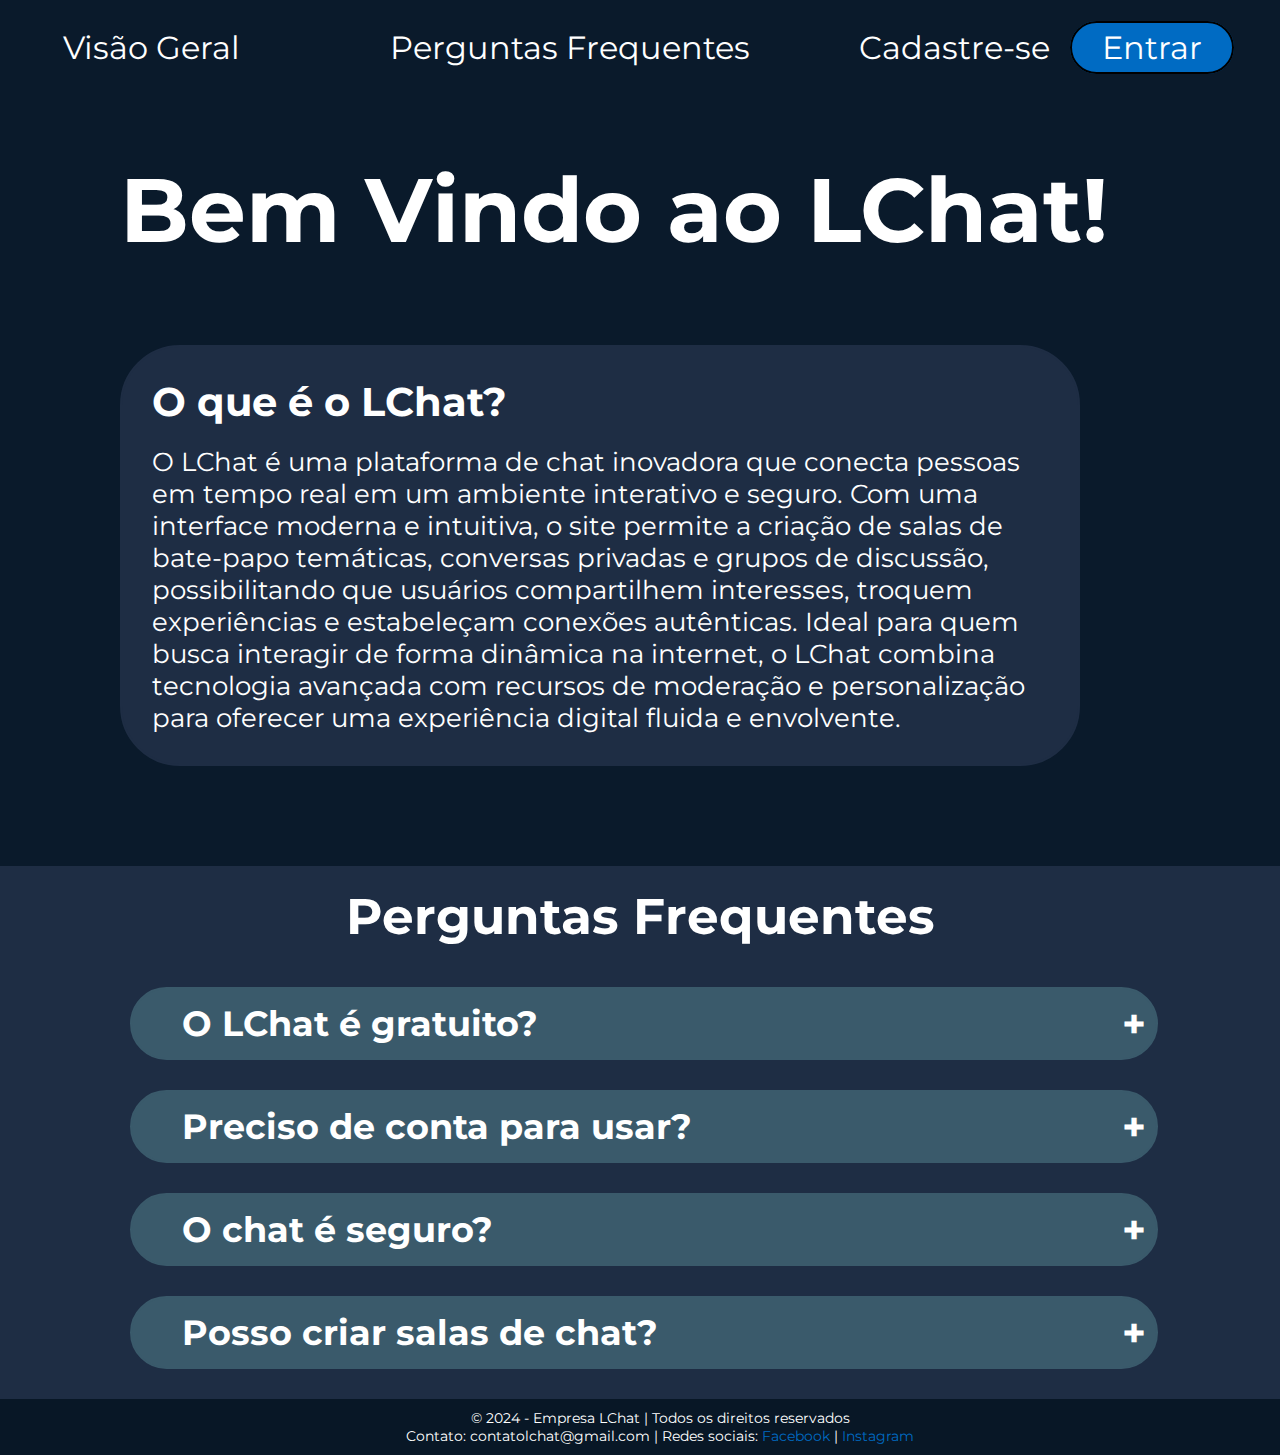
<file: templates/index.html>
<!DOCTYPE html>
<html lang="pt-br">
<head>
    <meta charset="UTF-8">
    <meta name="viewport" content="width=device-width, initial-scale=1.0">
    <title>Document</title>
    <link rel="stylesheet" href="/static/styles/estilo.css">
</head>
<body>
    
    <section id="tela1_visao">
        <div class="tela1">
            <nav>
                <div class="navegacao">
                    <div class="visao_topo">
                    <a href="#tela1_visao" class="visao">Visão Geral</a></li>
                    </div>

                    <div>
                    <a href="#tela2_perguntas">Perguntas Frequentes</a></li>
                    </div>
                </div>

                <div class="login">
                    <div>
                    <a href="/cadastro">Cadastre-se</a></li>
                    </div>

                    <div>
                    <a href="/login" class="btn_entrar">Entrar</a></li>
                    </div>
                </div>
            </nav>

            <div class="titulo">
                <h1>Bem Vindo ao LChat! </h1>
            </div>
            
            <div class="conteudo">
                <h2>O que é o LChat?</h2>

                <p>O LChat é uma plataforma de chat inovadora que conecta pessoas em tempo real em um ambiente interativo e seguro. 
                    Com uma interface moderna e intuitiva, o site permite a criação de salas de bate-papo temáticas, conversas privadas e 
                    grupos de discussão, possibilitando que usuários compartilhem interesses, troquem experiências e estabeleçam conexões 
                    autênticas. Ideal para quem busca interagir de forma dinâmica na internet, o LChat combina tecnologia avançada com recursos
                    de moderação e personalização para oferecer uma experiência digital fluida e envolvente.</p>
            </div>

        </div>
    </section>

    
    <section id="tela2_perguntas">
        <div class="tela2">
            <h1>Perguntas Frequentes</h1>

            <div class="faq-item">
                <input type="checkbox" id="faq1">
                <label for="faq1">O LChat é gratuito?</label>
                <div class="content">
                    <p>Sim, o LChat é totalmente gratuito e pode ser utilizado sem custos. Você pode aproveitar todas as funcionalidades do chat sem precisar pagar nenhuma taxa ou assinatura. Basta criar uma conta e começar a interagir com outras pessoas.
                    Preciso de conta para usar? </p>
                </div>
            </div>

            <div class="faq-item">
                <input type="checkbox" id="faq2">
                <label for="faq2">Preciso de conta para usar?</label>           
                <div class="content">
                    <p>Sim, é necessário criar uma conta para acessar todos os recursos do chat. O cadastro é simples e rápido, exigindo apenas algumas informações básicas. Ter uma conta permite personalizar sua experiência, salvar suas preferências e interagir de forma mais segura com a comunidade.
                    O chat é seguro? </p>
                </div>
            </div>

            <div class="faq-item">
                <input type="checkbox" id="faq3">
                <label for="faq3">O chat é seguro?</label>
                <div class="content">
                    <p>Sim, o LChat conta com moderação e ferramentas de segurança para proteger os usuários. A plataforma utiliza medidas como filtros de conteúdo, denúncias de comportamento inadequado e bloqueios para garantir um ambiente saudável e respeitoso para todos.</p>
                </div>
            </div>

            <div class="faq-item">
                <input type="checkbox" id="faq4">
                <label for="faq4">Posso criar salas de chat?</label>
                <div class="content">
                    <p>Sim, você pode criar suas próprias salas para conversar com amigos ou comunidades. As salas podem ser públicas, para que qualquer pessoa participe, ou privadas, acessíveis apenas para convidados. Isso permite que você tenha conversas organizadas e interativas conforme suas preferências.</p>
                </div>
            </div>
        </div>
    </section>
    <footer>
        <p>&copy; 2024 - Empresa LChat | Todos os direitos reservados</p>
        <p>Contato: contatolchat@gmail.com | Redes sociais: <a href="#">Facebook</a> | <a href="#">Instagram</a></p>
    </footer>
</body>
</html>
</file>
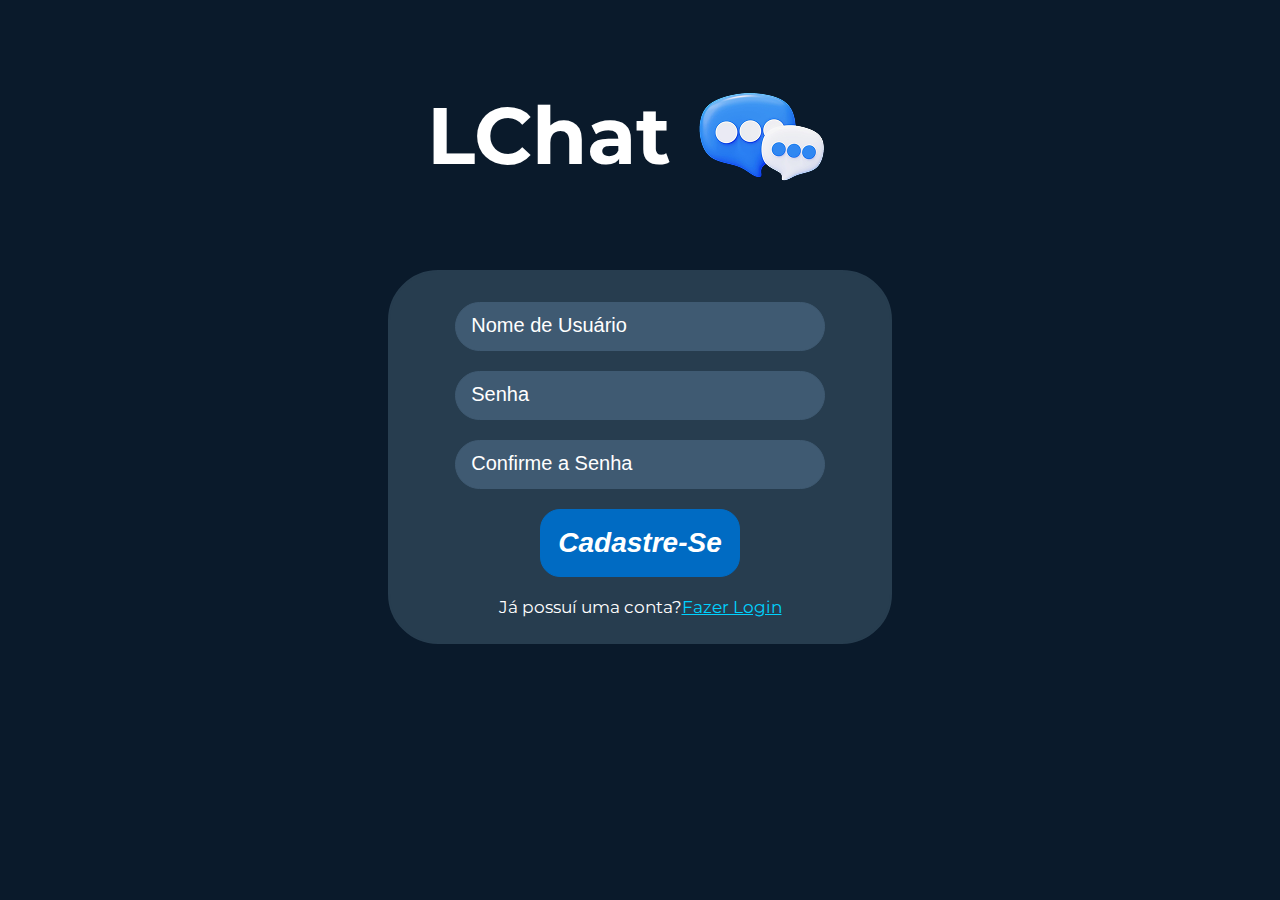
<file: templates/cadastro.html>
<!DOCTYPE html>
<html lang="pt-br">
<head>
    <meta charset="UTF-8">
    <meta name="viewport" content="width=device-width, initial-scale=1.0">
    <title>Document</title>
    <link rel="stylesheet" href="/static/styles/EstiloCadastro.css">
</head>
<body>
    <header>
        <div>
            <h1>LChat</h1>
        </div>

        <div>
            <img src="/static/assets/image-Photoroom (3) 1.png" alt="">
        </div>
    </header>
    
    <form action="/cadastro" class="conteudo" method="post">
        <input type="text" name="nome" placeholder="Nome de Usuário" required>
        <input type="password" name="senha" placeholder="Senha" required>
        <input type="password" name="senha1" placeholder="Confirme a Senha" required>

        <button type="submit">Cadastre-Se</button>

        <div class="faca_login">
            <p>Já possuí uma conta?</p> <a href="/login">Fazer Login</a>
        </div>
    </form>
</body>
</html>
</file>
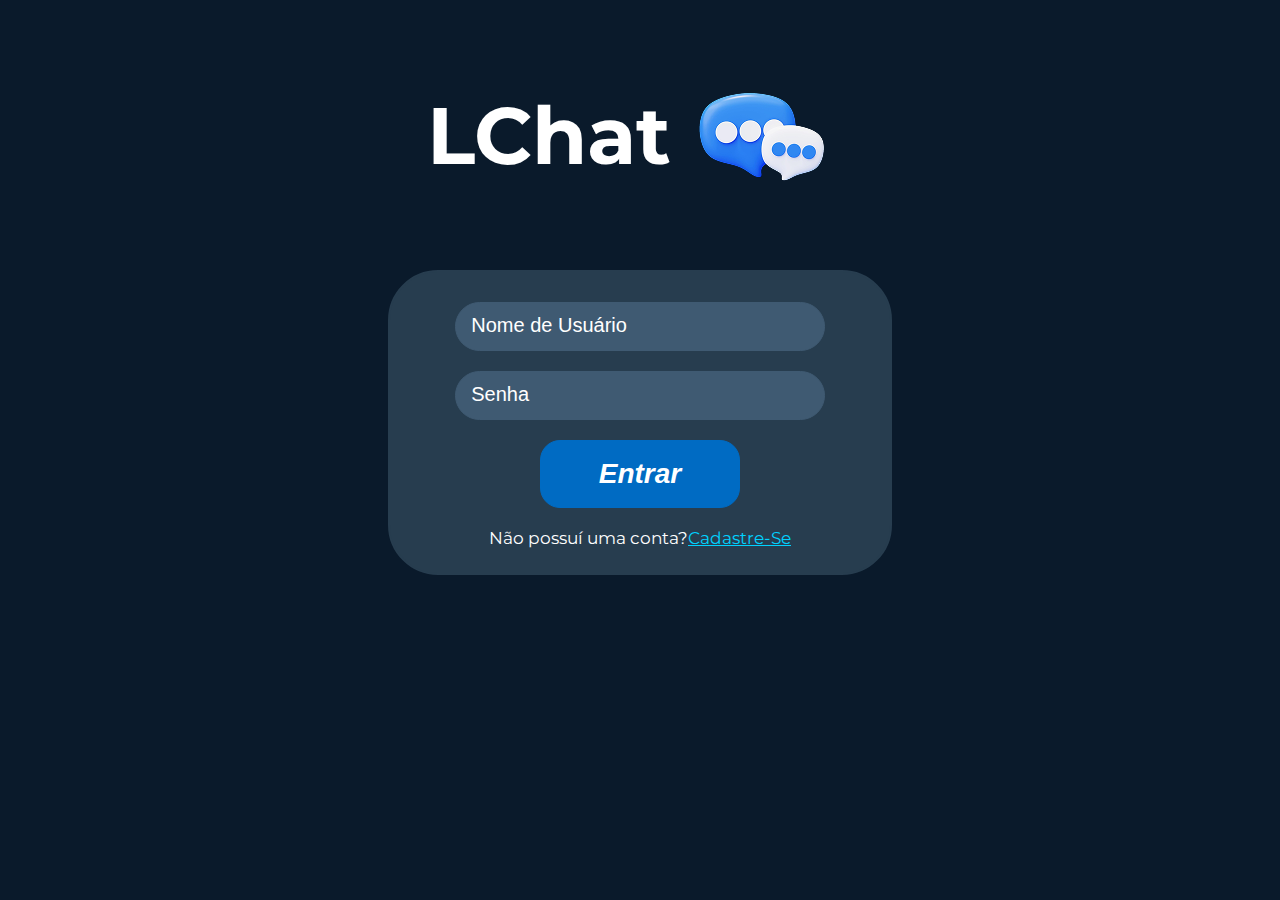
<file: templates/login.html>
<!DOCTYPE html>
<html lang="pt-br">
<head>
    <meta charset="UTF-8">
    <meta name="viewport" content="width=device-width, initial-scale=1.0">
    <title>Document</title>
    <link rel="stylesheet" href="/static/styles/EstiloLogin.css">
</head>
<body>
    <header>
        <div>
            <h1>LChat</h1>
        </div>

        <div>
            <img src="/static/assets/image-Photoroom (3) 1.png" alt="">
        </div>
    </header>

    <form action="" class="conteudo" method="post">
        <input type="text" name="nome" placeholder="Nome de Usuário" required>
        <input type="password" name="senha" placeholder="Senha" required>

        <button type="submit">Entrar</button>

        <div class="faca_login">
            <p>Não possuí uma conta?</p> <a href="/cadastro">Cadastre-Se</a>
        </div>
    </form>
</body>
</html>
</file>
<file: static/styles/estilo.css>
@import url('https://fonts.googleapis.com/css2?family=Montserrat:wght@400;700&display=swap');

*{
    margin: 0;
    padding: 0;
    color: #ffff;
}

html{
    scroll-behavior: smooth;
}

body{
    background-color: #0A1A2B;
    width: 100vw;
    height: 100vh;
    overflow-x: hidden;
    font-family: 'Montserrat';
}

nav {
    display: flex;
    justify-content: space-around;
    flex-direction: row;
    width: 100%;
    margin-top: 20px;
    position: sticky;
    top: 0;
    padding: 8px;
    background-color: #0A1A2B;
}

nav a{
    gap: 50px;
    color: white;
    text-decoration: none;
    font-size: 32px;
}

nav a{
    gap: 20px;
}

nav .btn_entrar{
    border: 2px solid black;
    border-radius: 40px;
    background-color: #006BC3;
    padding: 5px 30px 5px 30px;
}

.navegacao{
    display: flex;
    flex-direction: row;
    gap: 50px;
}

.login{
    display: flex;
    flex-direction: row;
    gap: 20px;
}

.titulo h1{
    display: flex;
    justify-content: left;
    align-items: center;
    height: 30vh;
    color: #ffff;
    font-size: 90px;
    padding-left: 120px;
}

.visao{
    padding-right: 100px;
}


.navegacao a:hover{
    text-decoration: underline;
}


.conteudo {
    display: flex;
    flex-direction: column;
    width: 70%;
    margin-left: 120px;
    gap: 20px;
    border: 2px solid #1E2D44;
    border-radius: 60px;
    background-color: #1E2D44;
    padding: 30px;
}

.conteudo h2{
    font-size: 40px;
}

.conteudo p{
    font-size: 26px;
}

.tela1{
    margin-bottom: 100px;
}

.tela2{
    display: flex;
    gap: 20px;
    flex-direction: column;
    background-color: #1E2D44;
    padding-bottom: 20px;
    width: 100%;
}

.tela2 h1{
    display: flex;
    justify-content: center;
    font-size: 50px;
    padding: 20px;
}

.faq-item {
    margin-bottom: 10px;
    border: 2px solid #3A5A6B;
    background-color: #3A5A6B;
    border-radius: 40px;
    overflow: hidden;
    width: 80%;
    margin-left: 130px;
}

.faq-item input {
    display: none;
}

.faq-item label {
    display: flex;
    justify-content: space-between;
    align-items: center;
    padding: 10px;
    cursor: pointer;
    font-size: 35px;
    font-weight: bold;
    transition: background-color 0.3s;
    padding-left: 50px;
}

.faq-item label:hover {
    background-color: #1C2532;
}

.faq-item .content {
    max-height: 0;
    overflow: hidden;
    padding: 0 20px ;
    font-size: 24px;
    background-color: #0A1A2B;
    color: #ddd;
    transition: max-height 0.3s ease, padding 0.3s ease;
    font-family: 'Montserrat';
}

.faq-item input:checked ~ .content {
    max-height: 100px; 
    padding: 20px;
    padding-bottom: 35px;
}

.faq-item label::after{
    content: "+";
    font-size: 40px;
}

.faq-item input:checked + label::after {
    content: "-";
}

footer {
    width: 100%;
    background-color: rgba(0, 0, 0, 0.1);
    padding: 10px 20px;
    text-align: center;
    color: #fff;
    font-size: 14px;
    margin-top: auto;
}

footer a {
    color:  #006BC3;
    text-decoration: none;
}

footer a:hover {
    text-decoration: underline;
}

@media (max-width: 768px){
    .titulo h1{
        width: 100%;
        margin-left: 200px;
        font-size: 30px;
        height: 15vh;
        padding-left: 35px;
    }   

    .conteudo{
        width: 100%;
        padding: 50px;
        width: 500px;
        margin: 0px, auto;
    }

    .conteudo p{
        font-size: 35px;
    }

    .conteudo h2{
        font-size: 50px;
    }

    .tela2{
        width: 100vh;
        width: 223%;
    }

    .faq-item{
        margin-left: 80px;
    }

    footer{
        width: 100vh;
        padding: 10px 20px;
        text-align: center;
        color: #fff;
        font-size: 14px;
        margin-top: auto;
    }


    footer p{
        margin-left: 100px;
        font-size: 20px;
    }

    .faq-item input:checked ~ .content{
        max-height: 100px; 
        padding: 20px;
        padding-bottom: 120px;
    }

    .faq-item .content{
        font: 15px;
    }

    .navegacao{
        width: 100vh;
    }

    nav{
        display: flex;
        flex-direction: row;
        justify-content: center;
        width: 200vw;
        align-items: center;
        gap: 60px;
    }   
 
    .visao_topo{
        margin: 0px;
        padding: 0px;
        padding-left: 40px;
        width: 110px;
    }
}
</file>
<file: static/styles/EstiloCadastro.css>
@import url('https://fonts.googleapis.com/css2?family=Montserrat:wght@400;700&display=swap');

*{
    margin: 0;
    padding: 0;
}

body{
    background-color: #0A1A2B;
    width: 100vw;
    height: 100vh;
    font-family: 'Montserrat';
}

header{
    display: flex;
    justify-content: center;
    flex-direction: row;
    align-items: center;
    color: #ffff;
    height: 30%;
    font-size: 40px;
}

.conteudo{
    display: flex;
    justify-content: center;
    flex-direction: column;
    margin: 0px auto;   
    border: 2px solid #273D4F;
    background-color: #273D4F;
    padding: 30px 25px 25px 25px;
    border-radius: 50px;
    width: 100%;
    width: 450px;
    gap: 20px;
}

input{
    margin: 0px auto;
    width: 75%;
    padding: 15px;
    border: 1px solid #3F5A72;
    border-radius: 100px;
    background-color: #3F5A72;
    color: white;
    font-size: 15px;
}

.conteudo input::placeholder{
    color: #ffff;
    font-size: 20px;
}

button{
    margin: 0px auto;
    border: 1px solid  #006BC3;
    border-radius: 20px;
    padding: 17px;
    font-size: 28px;
    width: 200px;
    color: #ffff;
    background-color: #006BC3;
    font-weight: 800;
    font-style: italic;
}

.faca_login{
    display: flex;
    flex-direction: row;
    margin: 0px auto;
    color: #ffff;
    font-size: 17px;
}

.faca_login a{
    color: #00D2FF;
}

@media (max-width: 768px){
    header{
        width: 100%;
        padding: 50px;
        width: 500px;
        margin: 0px, auto;
        margin-top: 100px;
    }

    .conteudo{
       margin-top: 0px; 
       margin-left: 50px;
    }
}
</file>
<file: static/styles/EstiloLogin.css>
@import url('https://fonts.googleapis.com/css2?family=Montserrat:wght@400;700&display=swap');

*{
    margin: 0;
    padding: 0;
}

body{
    background-color: #0A1A2B;
    width: 100vw;
    height: 100vh;
    font-family: 'Montserrat';
}

header{
    display: flex;
    justify-content: center;
    flex-direction: row;
    align-items: center;
    color: #ffff;
    height: 30%;
    font-size: 40px;
}

.conteudo{
    display: flex;
    justify-content: center;
    flex-direction: column;
    margin: 0px auto;   
    border: 2px solid #273D4F;
    background-color: #273D4F;
    padding: 30px 25px 25px 25px;
    border-radius: 50px;
    width: 100%;
    width: 450px;
    gap: 20px;
}

input{
    margin: 0px auto;
    width: 75%;
    padding: 15px;
    border: 1px solid #3F5A72;
    border-radius: 100px;
    background-color: #3F5A72;
    color: white;
    font-size: 15px;
}

.conteudo input::placeholder{
    color: #ffff;
    font-size: 20px;
}

button{
    margin: 0px auto;
    border: 1px solid  #006BC3;
    border-radius: 20px;
    padding: 17px;
    font-size: 28px;
    width: 200px;
    color: #ffff;
    background-color: #006BC3;
    font-weight: 800;
    font-style: italic;
}

.faca_login{
    display: flex;
    flex-direction: row;
    margin: 0px auto;
    color: #ffff;
    font-size: 17px;
}

.faca_login a{
    color: #00D2FF;
}

@media (max-width: 768px){
    header{
        width: 100%;
        padding: 50px;
        width: 500px;
        margin: 0px, auto;
        margin-top: 100px;
    }

    .conteudo{
       margin-top: 0px; 
       margin-left: 50px;
    }
}
</file>
